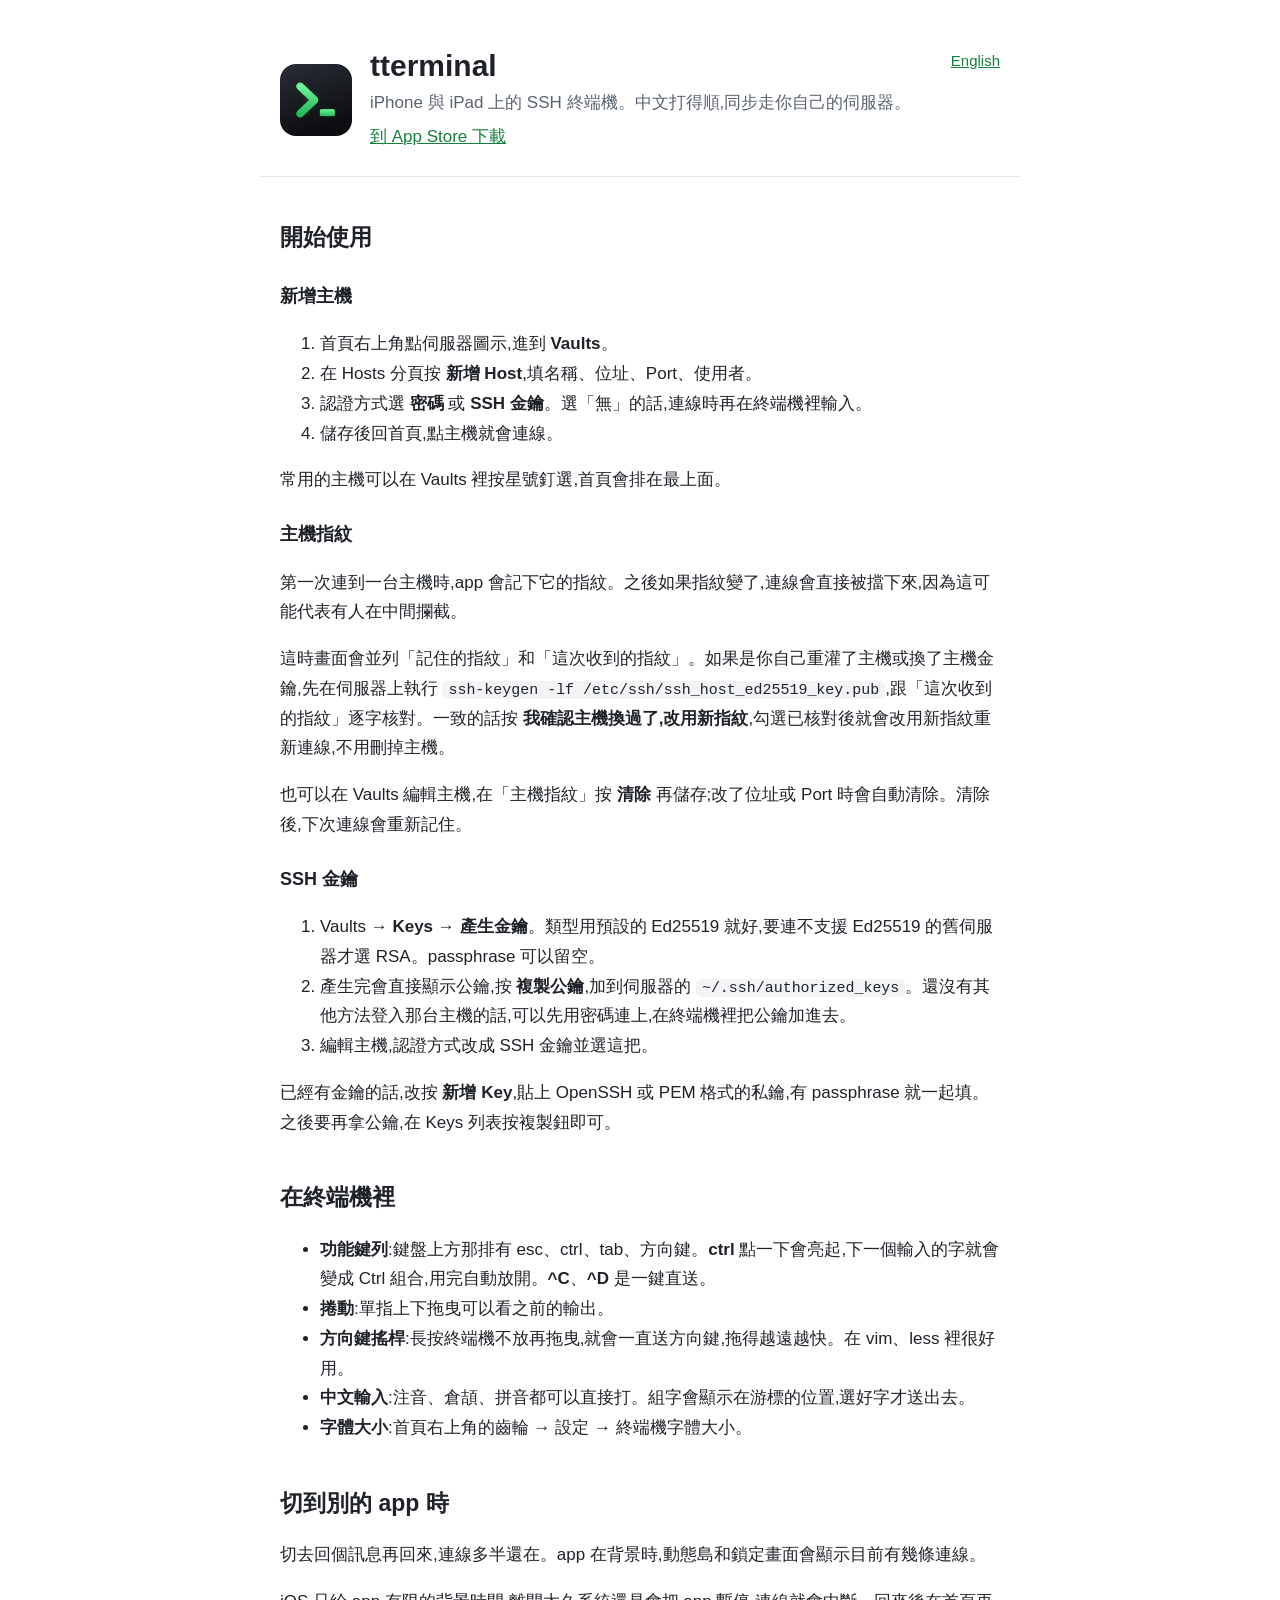
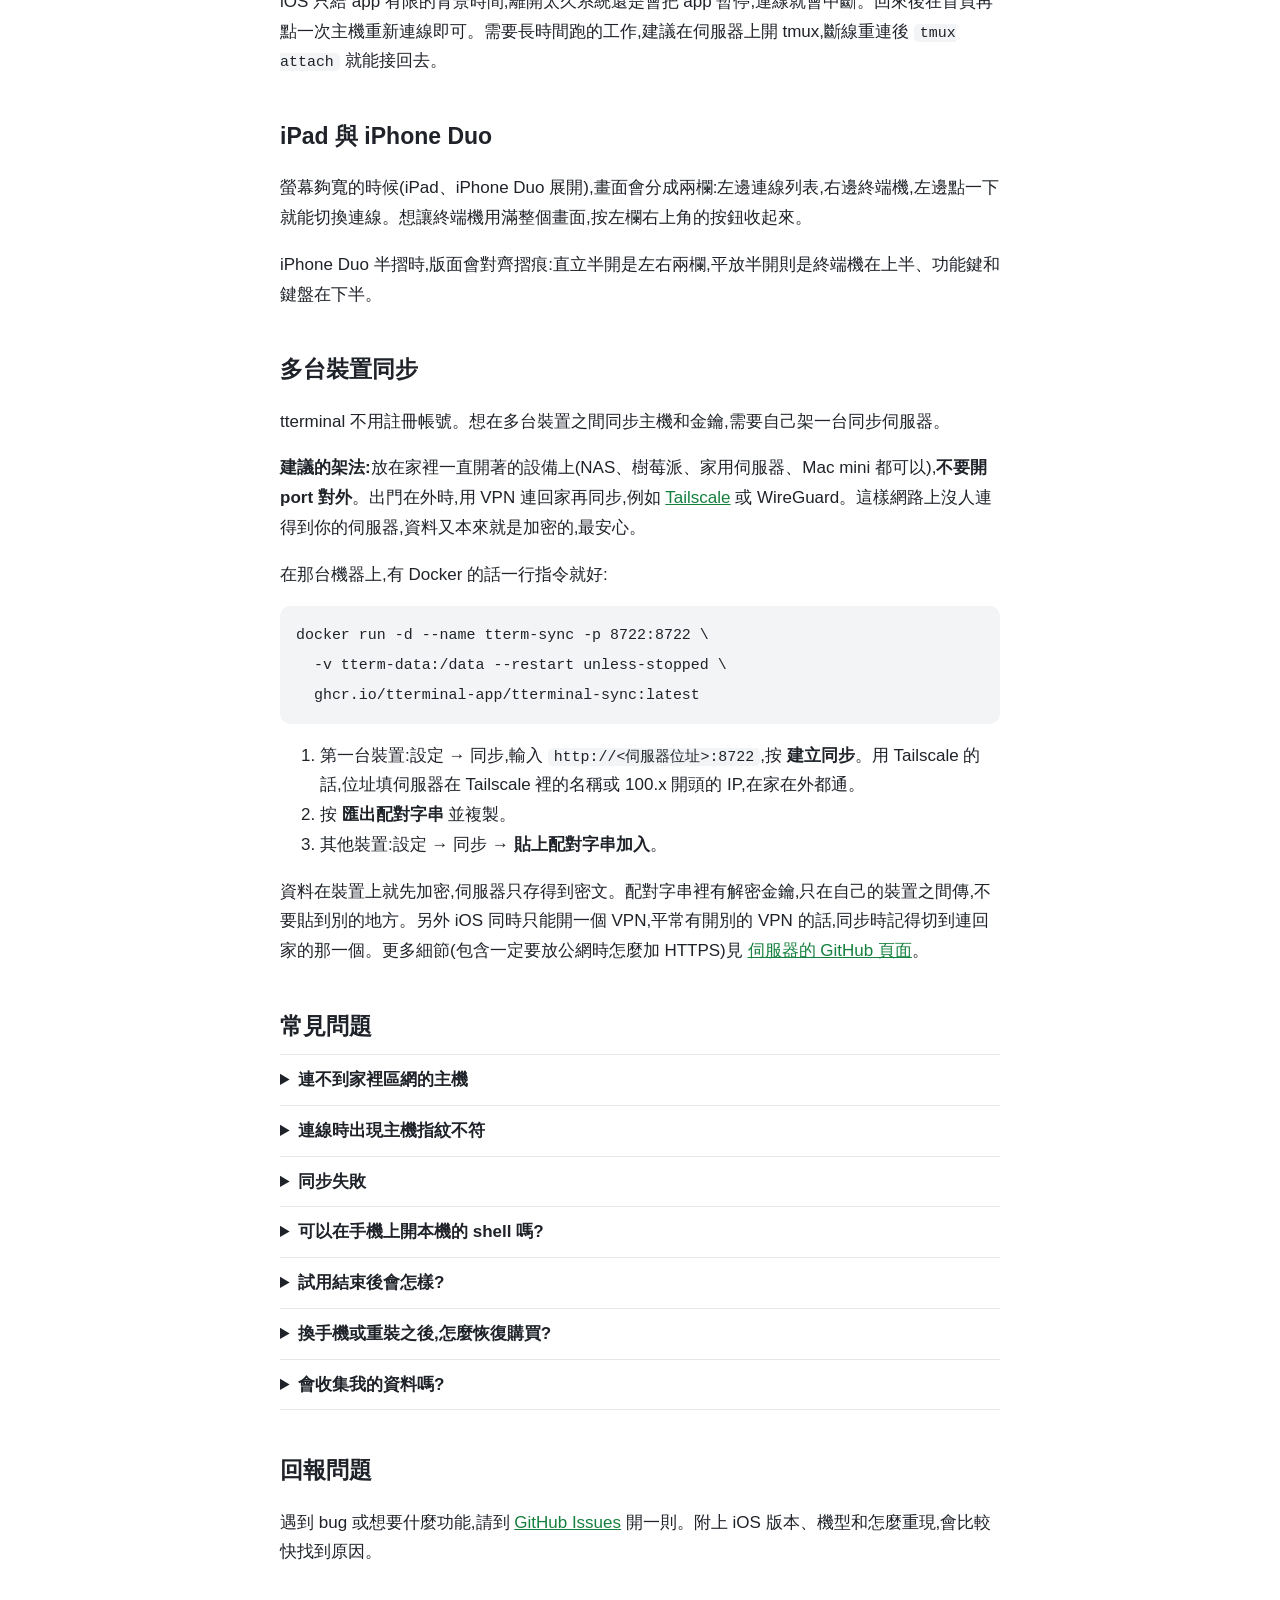
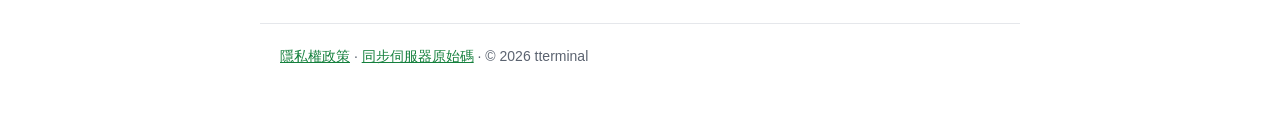
<file: docs/index.html>
<!doctype html>
<html lang="zh-Hant">
<head>
<meta charset="utf-8">
<meta name="viewport" content="width=device-width, initial-scale=1">
<title>tterminal 使用說明</title>
<meta name="description" content="tterminal:iPhone 與 iPad 上的 SSH 終端機。使用說明、自架同步與常見問題。">
<link rel="icon" href="icon.png">
<link rel="stylesheet" href="style.css">
</head>
<body>
<header>
  <img src="icon.png" alt="" width="72" height="72">
  <div>
    <h1>tterminal</h1>
    <p>iPhone 與 iPad 上的 SSH 終端機。中文打得順,同步走你自己的伺服器。</p>
    <p><a href="https://apps.apple.com/tw/app/tterminal/id6823060766">到 App Store 下載</a></p>
  </div>
  <nav><a href="en/">English</a></nav>
</header>

<main>
<section>
  <h2>開始使用</h2>
  <h3>新增主機</h3>
  <ol>
    <li>首頁右上角點伺服器圖示,進到 <b>Vaults</b>。</li>
    <li>在 Hosts 分頁按 <b>新增 Host</b>,填名稱、位址、Port、使用者。</li>
    <li>認證方式選 <b>密碼</b> 或 <b>SSH 金鑰</b>。選「無」的話,連線時再在終端機裡輸入。</li>
    <li>儲存後回首頁,點主機就會連線。</li>
  </ol>
  <p>常用的主機可以在 Vaults 裡按星號釘選,首頁會排在最上面。</p>

  <h3>主機指紋</h3>
  <p>第一次連到一台主機時,app 會記下它的指紋。之後如果指紋變了,連線會直接被擋下來,因為這可能代表有人在中間攔截。</p>
  <p>這時畫面會並列「記住的指紋」和「這次收到的指紋」。如果是你自己重灌了主機或換了主機金鑰,先在伺服器上執行 <code>ssh-keygen -lf /etc/ssh/ssh_host_ed25519_key.pub</code>,跟「這次收到的指紋」逐字核對。一致的話按 <b>我確認主機換過了,改用新指紋</b>,勾選已核對後就會改用新指紋重新連線,不用刪掉主機。</p>
  <p>也可以在 Vaults 編輯主機,在「主機指紋」按 <b>清除</b> 再儲存;改了位址或 Port 時會自動清除。清除後,下次連線會重新記住。</p>

  <h3>SSH 金鑰</h3>
  <ol>
    <li>Vaults → <b>Keys</b> → <b>產生金鑰</b>。類型用預設的 Ed25519 就好,要連不支援 Ed25519 的舊伺服器才選 RSA。passphrase 可以留空。</li>
    <li>產生完會直接顯示公鑰,按 <b>複製公鑰</b>,加到伺服器的 <code>~/.ssh/authorized_keys</code>。還沒有其他方法登入那台主機的話,可以先用密碼連上,在終端機裡把公鑰加進去。</li>
    <li>編輯主機,認證方式改成 SSH 金鑰並選這把。</li>
  </ol>
  <p>已經有金鑰的話,改按 <b>新增 Key</b>,貼上 OpenSSH 或 PEM 格式的私鑰,有 passphrase 就一起填。之後要再拿公鑰,在 Keys 列表按複製鈕即可。</p>
</section>

<section>
  <h2>在終端機裡</h2>
  <ul>
    <li><b>功能鍵列</b>:鍵盤上方那排有 esc、ctrl、tab、方向鍵。<b>ctrl</b> 點一下會亮起,下一個輸入的字就會變成 Ctrl 組合,用完自動放開。<b>^C</b>、<b>^D</b> 是一鍵直送。</li>
    <li><b>捲動</b>:單指上下拖曳可以看之前的輸出。</li>
    <li><b>方向鍵搖桿</b>:長按終端機不放再拖曳,就會一直送方向鍵,拖得越遠越快。在 vim、less 裡很好用。</li>
    <li><b>中文輸入</b>:注音、倉頡、拼音都可以直接打。組字會顯示在游標的位置,選好字才送出去。</li>
    <li><b>字體大小</b>:首頁右上角的齒輪 → 設定 → 終端機字體大小。</li>
  </ul>
</section>

<section>
  <h2>切到別的 app 時</h2>
  <p>切去回個訊息再回來,連線多半還在。app 在背景時,動態島和鎖定畫面會顯示目前有幾條連線。</p>
  <p>iOS 只給 app 有限的背景時間,離開太久系統還是會把 app 暫停,連線就會中斷。回來後在首頁再點一次主機重新連線即可。需要長時間跑的工作,建議在伺服器上開 tmux,斷線重連後 <code>tmux attach</code> 就能接回去。</p>
</section>

<section>
  <h2>iPad 與 iPhone Duo</h2>
  <p>螢幕夠寬的時候(iPad、iPhone Duo 展開),畫面會分成兩欄:左邊連線列表,右邊終端機,左邊點一下就能切換連線。想讓終端機用滿整個畫面,按左欄右上角的按鈕收起來。</p>
  <p>iPhone Duo 半摺時,版面會對齊摺痕:直立半開是左右兩欄,平放半開則是終端機在上半、功能鍵和鍵盤在下半。</p>
</section>

<section>
  <h2>多台裝置同步</h2>
  <p>tterminal 不用註冊帳號。想在多台裝置之間同步主機和金鑰,需要自己架一台同步伺服器。</p>
  <p><b>建議的架法:</b>放在家裡一直開著的設備上(NAS、樹莓派、家用伺服器、Mac mini 都可以),<b>不要開 port 對外</b>。出門在外時,用 VPN 連回家再同步,例如 <a href="https://tailscale.com/">Tailscale</a> 或 WireGuard。這樣網路上沒人連得到你的伺服器,資料又本來就是加密的,最安心。</p>
  <p>在那台機器上,有 Docker 的話一行指令就好:</p>
  <pre><code>docker run -d --name tterm-sync -p 8722:8722 \
  -v tterm-data:/data --restart unless-stopped \
  ghcr.io/tterminal-app/tterminal-sync:latest</code></pre>
  <ol>
    <li>第一台裝置:設定 → 同步,輸入 <code>http://&lt;伺服器位址&gt;:8722</code>,按 <b>建立同步</b>。用 Tailscale 的話,位址填伺服器在 Tailscale 裡的名稱或 100.x 開頭的 IP,在家在外都通。</li>
    <li>按 <b>匯出配對字串</b> 並複製。</li>
    <li>其他裝置:設定 → 同步 → <b>貼上配對字串加入</b>。</li>
  </ol>
  <p>資料在裝置上就先加密,伺服器只存得到密文。配對字串裡有解密金鑰,只在自己的裝置之間傳,不要貼到別的地方。另外 iOS 同時只能開一個 VPN,平常有開別的 VPN 的話,同步時記得切到連回家的那一個。更多細節(包含一定要放公網時怎麼加 HTTPS)見 <a href="https://github.com/tterminal-app/tterminal-sync">伺服器的 GitHub 頁面</a>。</p>
</section>

<section>
  <h2>常見問題</h2>
  <details>
    <summary>連不到家裡區網的主機</summary>
    <p>到 iPhone 的 <b>設定 → 隱私權與安全性 → 區域網路</b>,確認 tterminal 有打開。第一次連區網主機時系統會詢問,如果當時按了不允許,就要從這裡打開。</p>
  </details>
  <details>
    <summary>連線時出現主機指紋不符</summary>
    <p>代表這台主機的身分跟上次不一樣。如果你沒有動過主機,請先別連,確認一下網路環境(例如是不是連到了陌生的 Wi-Fi)。如果是你自己重灌或換了主機,照上面「主機指紋」的方法核對新指紋後改用即可,不用刪掉主機。</p>
  </details>
  <details>
    <summary>同步失敗</summary>
    <p>先確認手機連得到伺服器:用 Safari 開 <code>http://&lt;伺服器位址&gt;:8722/v1/health</code>,應該會看到 <code>{"ok":true,...}</code>。區網的伺服器也需要上面提到的區域網路權限。</p>
  </details>
  <details>
    <summary>可以在手機上開本機的 shell 嗎?</summary>
    <p>不行。iOS 不允許 app 執行其他程式,所以 tterminal 在 iPhone 和 iPad 上只做 SSH 連線。</p>
  </details>
  <details>
    <summary>試用結束後會怎樣?</summary>
    <p>主機、金鑰、Vaults 和同步都會留著,照樣可以看、可以改,也會繼續同步;只有開新的 SSH 連線需要先解鎖。解鎖是一次性購買,包含之後所有 1.x 更新。沒有訂閱,試用結束也不會自動扣款。</p>
  </details>
  <details>
    <summary>換手機或重裝之後,怎麼恢復購買?</summary>
    <p>到 <b>設定 → 試用與解鎖 → 恢復購買</b>,用當初購買的那個 Apple 帳號就好,解鎖畫面上也有同一個按鈕。試用的起算日同樣跟著 Apple 帳號,重裝或換手機不會重新計算。</p>
  </details>
  <details>
    <summary>會收集我的資料嗎?</summary>
    <p>不會。tterminal 沒有帳號、沒有分析工具、沒有廣告。主機和金鑰只存在你的裝置上,開了同步也只會送到你自己的伺服器,而且是加密過的。詳見 <a href="privacy.html">隱私權政策</a>。</p>
  </details>
</section>

<section>
  <h2>回報問題</h2>
  <p>遇到 bug 或想要什麼功能,請到 <a href="https://github.com/tterminal-app/tterminal-sync/issues">GitHub Issues</a> 開一則。附上 iOS 版本、機型和怎麼重現,會比較快找到原因。</p>
</section>
</main>

<footer>
  <a href="privacy.html">隱私權政策</a> · <a href="https://github.com/tterminal-app/tterminal-sync">同步伺服器原始碼</a> · © 2026 tterminal
</footer>
</body>
</html>
</file>
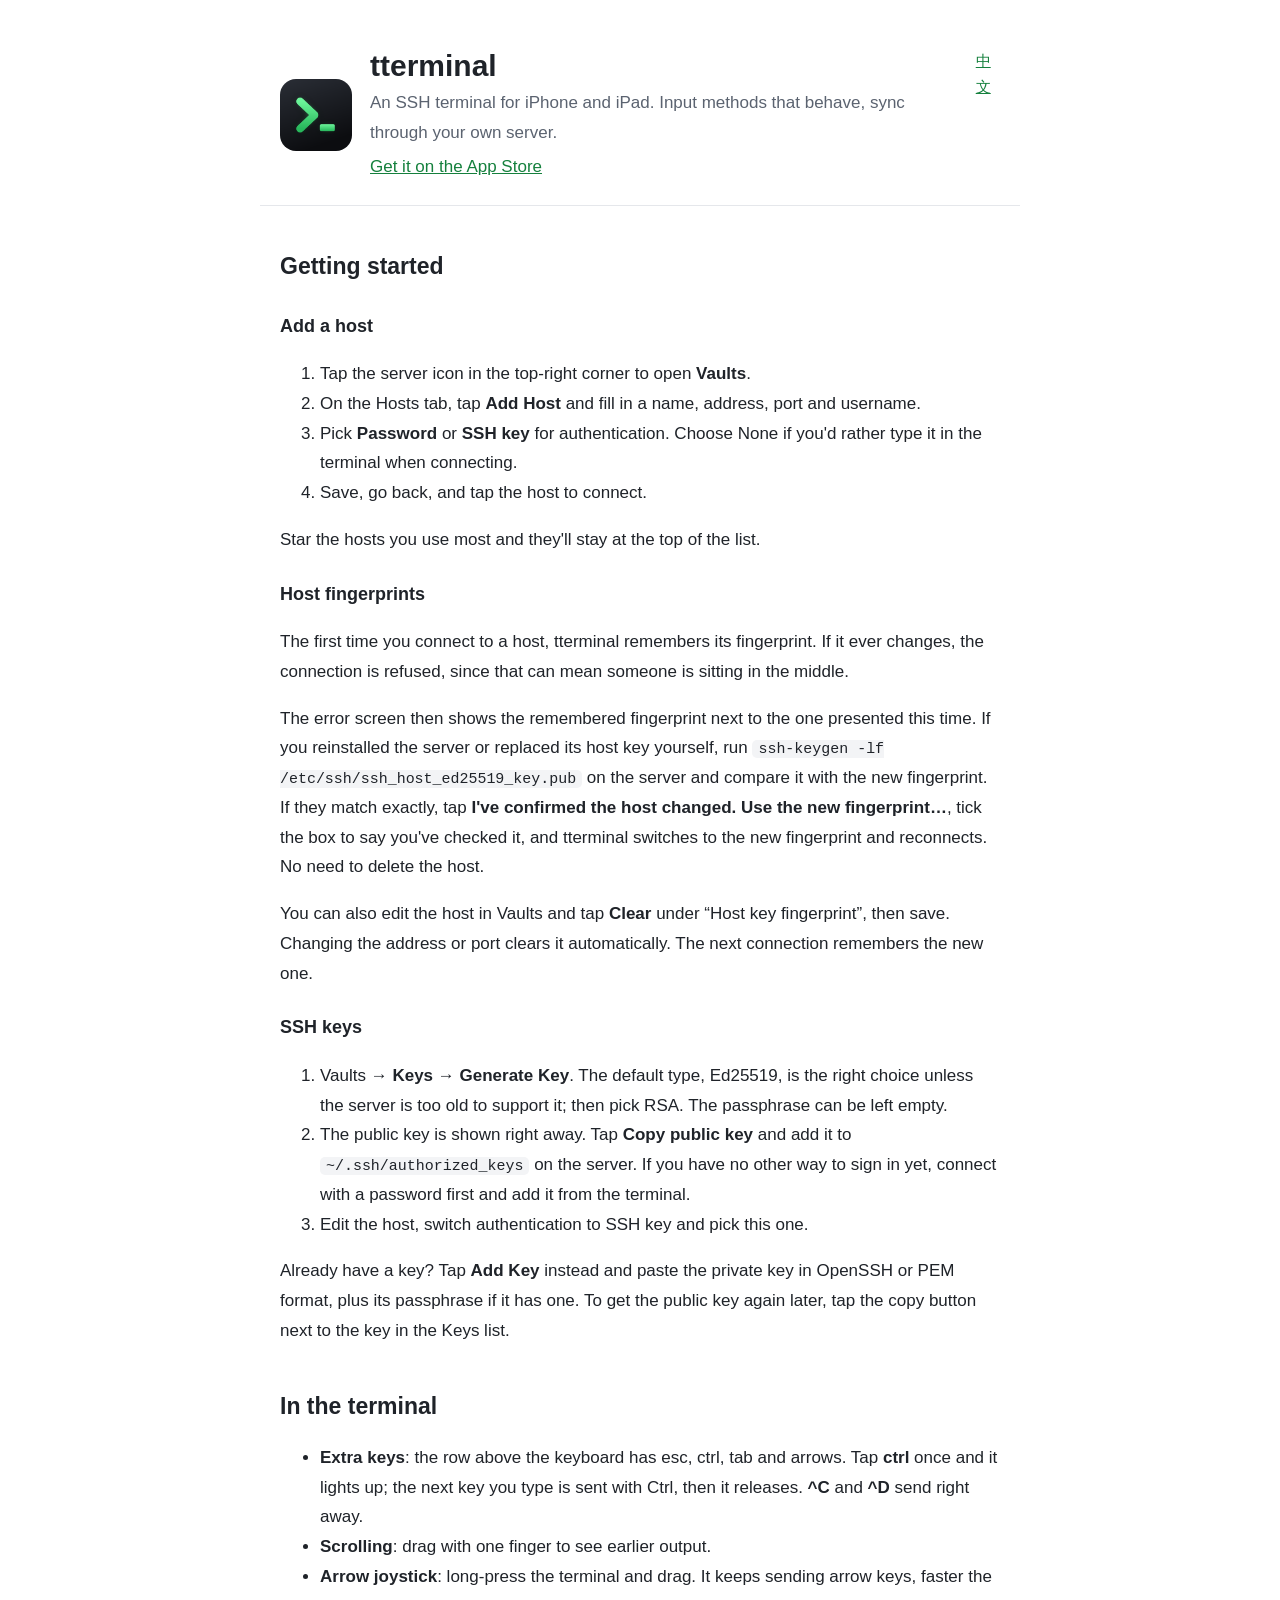
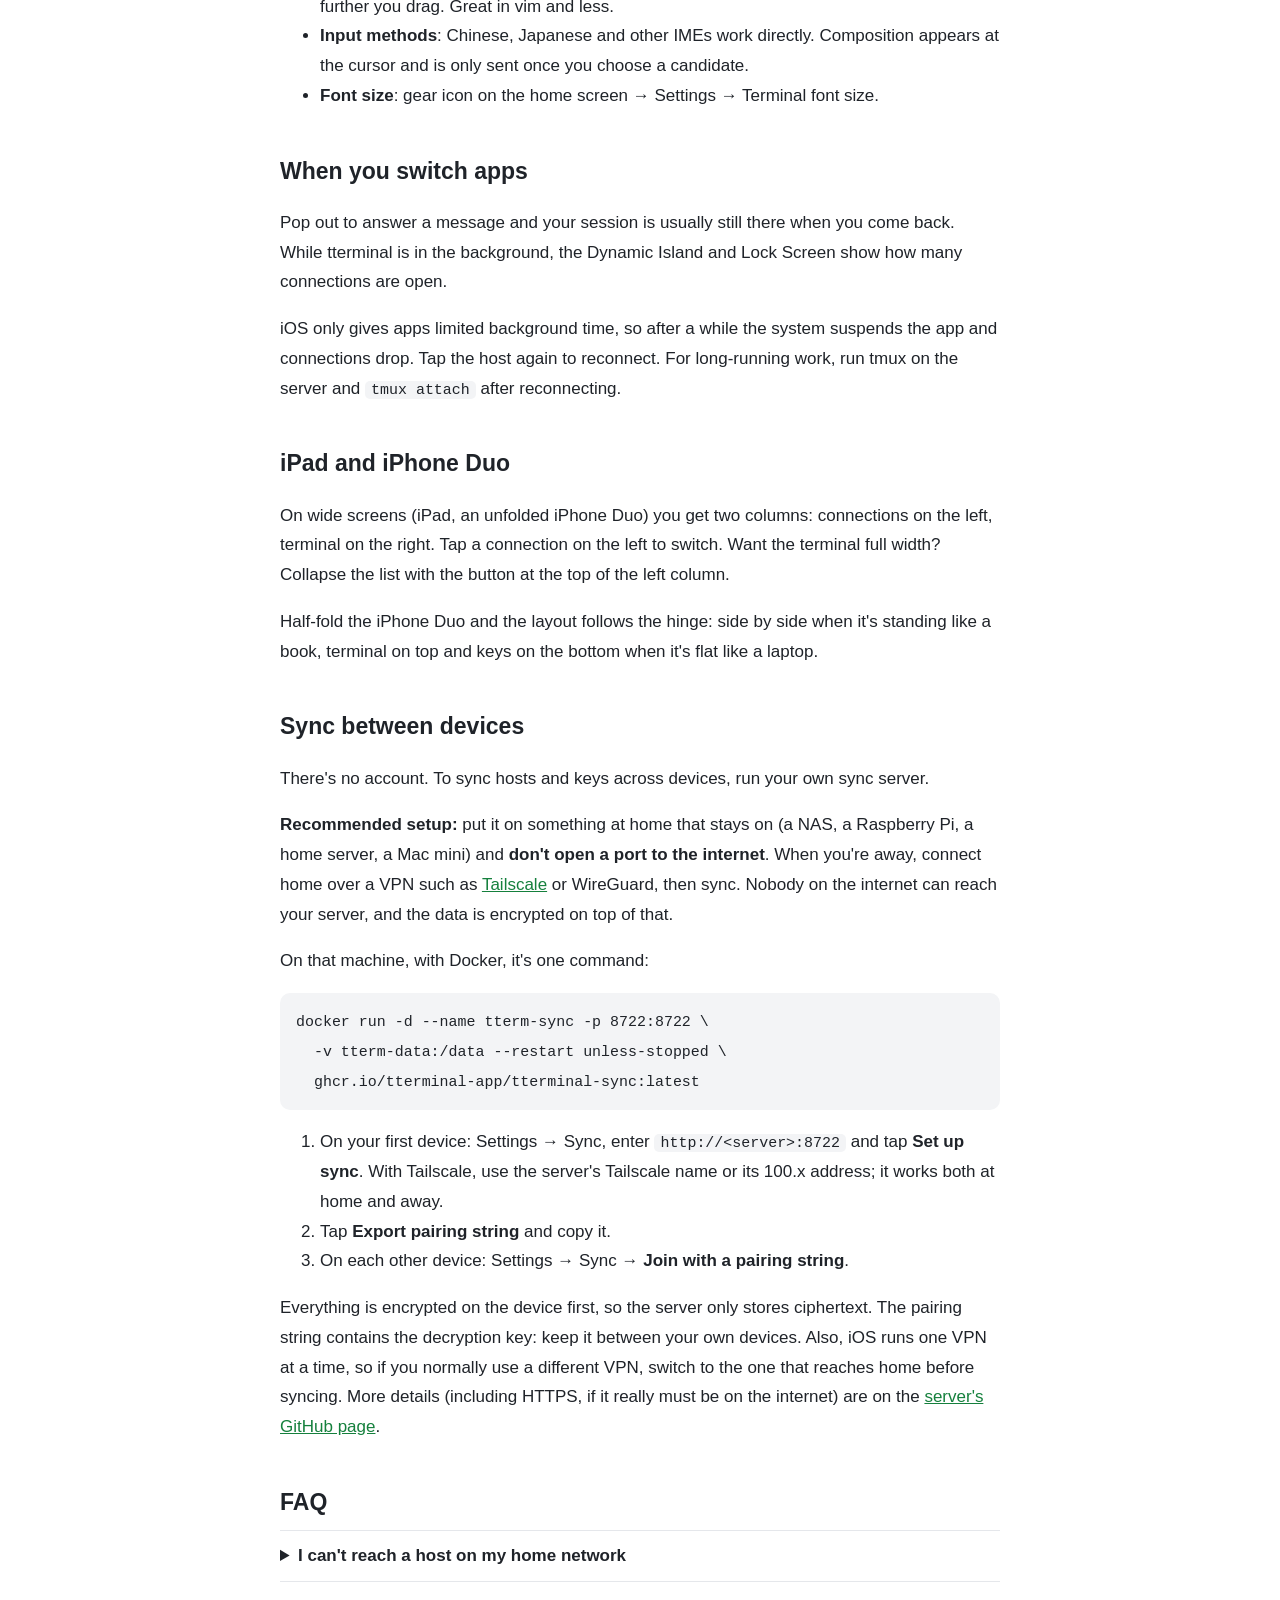
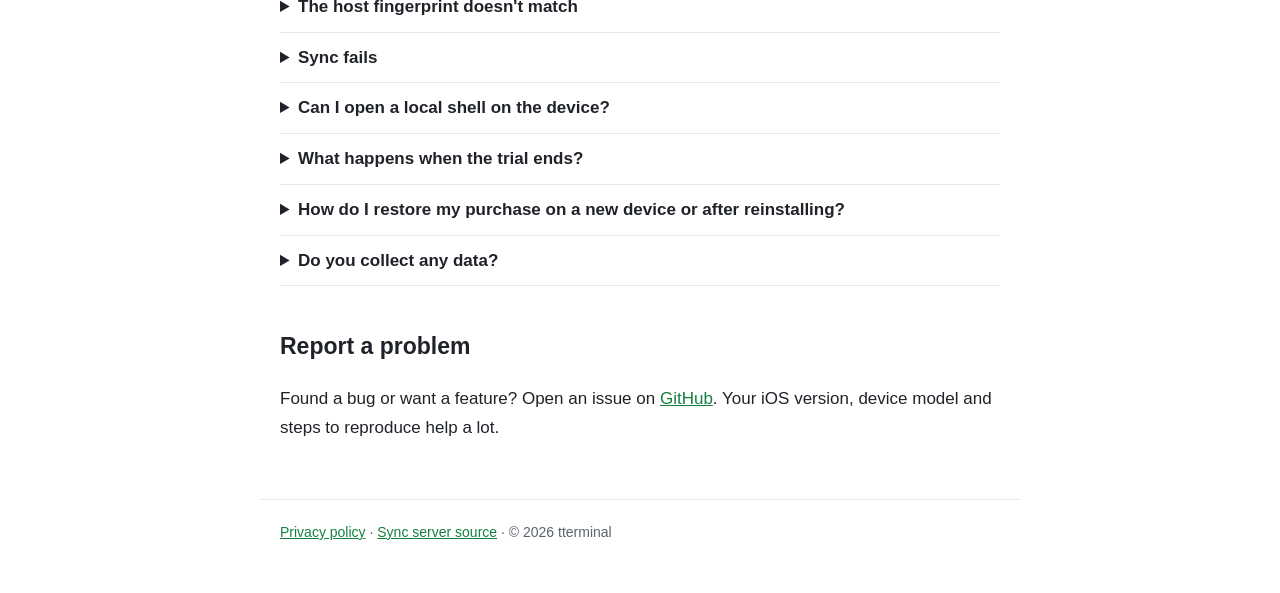
<file: docs/en/index.html>
<!doctype html>
<html lang="en">
<head>
<meta charset="utf-8">
<meta name="viewport" content="width=device-width, initial-scale=1">
<title>tterminal Help</title>
<meta name="description" content="tterminal, an SSH terminal for iPhone and iPad. Getting started, self-hosted sync and FAQ.">
<link rel="icon" href="../icon.png">
<link rel="stylesheet" href="../style.css">
</head>
<body>
<header>
  <img src="../icon.png" alt="" width="72" height="72">
  <div>
    <h1>tterminal</h1>
    <p>An SSH terminal for iPhone and iPad. Input methods that behave, sync through your own server.</p>
    <p><a href="https://apps.apple.com/app/id6823060766">Get it on the App Store</a></p>
  </div>
  <nav><a href="../">中文</a></nav>
</header>

<main>
<section>
  <h2>Getting started</h2>
  <h3>Add a host</h3>
  <ol>
    <li>Tap the server icon in the top-right corner to open <b>Vaults</b>.</li>
    <li>On the Hosts tab, tap <b>Add Host</b> and fill in a name, address, port and username.</li>
    <li>Pick <b>Password</b> or <b>SSH key</b> for authentication. Choose None if you'd rather type it in the terminal when connecting.</li>
    <li>Save, go back, and tap the host to connect.</li>
  </ol>
  <p>Star the hosts you use most and they'll stay at the top of the list.</p>

  <h3>Host fingerprints</h3>
  <p>The first time you connect to a host, tterminal remembers its fingerprint. If it ever changes, the connection is refused, since that can mean someone is sitting in the middle.</p>
  <p>The error screen then shows the remembered fingerprint next to the one presented this time. If you reinstalled the server or replaced its host key yourself, run <code>ssh-keygen -lf /etc/ssh/ssh_host_ed25519_key.pub</code> on the server and compare it with the new fingerprint. If they match exactly, tap <b>I've confirmed the host changed. Use the new fingerprint…</b>, tick the box to say you've checked it, and tterminal switches to the new fingerprint and reconnects. No need to delete the host.</p>
  <p>You can also edit the host in Vaults and tap <b>Clear</b> under “Host key fingerprint”, then save. Changing the address or port clears it automatically. The next connection remembers the new one.</p>

  <h3>SSH keys</h3>
  <ol>
    <li>Vaults → <b>Keys</b> → <b>Generate Key</b>. The default type, Ed25519, is the right choice unless the server is too old to support it; then pick RSA. The passphrase can be left empty.</li>
    <li>The public key is shown right away. Tap <b>Copy public key</b> and add it to <code>~/.ssh/authorized_keys</code> on the server. If you have no other way to sign in yet, connect with a password first and add it from the terminal.</li>
    <li>Edit the host, switch authentication to SSH key and pick this one.</li>
  </ol>
  <p>Already have a key? Tap <b>Add Key</b> instead and paste the private key in OpenSSH or PEM format, plus its passphrase if it has one. To get the public key again later, tap the copy button next to the key in the Keys list.</p>
</section>

<section>
  <h2>In the terminal</h2>
  <ul>
    <li><b>Extra keys</b>: the row above the keyboard has esc, ctrl, tab and arrows. Tap <b>ctrl</b> once and it lights up; the next key you type is sent with Ctrl, then it releases. <b>^C</b> and <b>^D</b> send right away.</li>
    <li><b>Scrolling</b>: drag with one finger to see earlier output.</li>
    <li><b>Arrow joystick</b>: long-press the terminal and drag. It keeps sending arrow keys, faster the further you drag. Great in vim and less.</li>
    <li><b>Input methods</b>: Chinese, Japanese and other IMEs work directly. Composition appears at the cursor and is only sent once you choose a candidate.</li>
    <li><b>Font size</b>: gear icon on the home screen → Settings → Terminal font size.</li>
  </ul>
</section>

<section>
  <h2>When you switch apps</h2>
  <p>Pop out to answer a message and your session is usually still there when you come back. While tterminal is in the background, the Dynamic Island and Lock Screen show how many connections are open.</p>
  <p>iOS only gives apps limited background time, so after a while the system suspends the app and connections drop. Tap the host again to reconnect. For long-running work, run tmux on the server and <code>tmux attach</code> after reconnecting.</p>
</section>

<section>
  <h2>iPad and iPhone Duo</h2>
  <p>On wide screens (iPad, an unfolded iPhone Duo) you get two columns: connections on the left, terminal on the right. Tap a connection on the left to switch. Want the terminal full width? Collapse the list with the button at the top of the left column.</p>
  <p>Half-fold the iPhone Duo and the layout follows the hinge: side by side when it's standing like a book, terminal on top and keys on the bottom when it's flat like a laptop.</p>
</section>

<section>
  <h2>Sync between devices</h2>
  <p>There's no account. To sync hosts and keys across devices, run your own sync server.</p>
  <p><b>Recommended setup:</b> put it on something at home that stays on (a NAS, a Raspberry Pi, a home server, a Mac mini) and <b>don't open a port to the internet</b>. When you're away, connect home over a VPN such as <a href="https://tailscale.com/">Tailscale</a> or WireGuard, then sync. Nobody on the internet can reach your server, and the data is encrypted on top of that.</p>
  <p>On that machine, with Docker, it's one command:</p>
  <pre><code>docker run -d --name tterm-sync -p 8722:8722 \
  -v tterm-data:/data --restart unless-stopped \
  ghcr.io/tterminal-app/tterminal-sync:latest</code></pre>
  <ol>
    <li>On your first device: Settings → Sync, enter <code>http://&lt;server&gt;:8722</code> and tap <b>Set up sync</b>. With Tailscale, use the server's Tailscale name or its 100.x address; it works both at home and away.</li>
    <li>Tap <b>Export pairing string</b> and copy it.</li>
    <li>On each other device: Settings → Sync → <b>Join with a pairing string</b>.</li>
  </ol>
  <p>Everything is encrypted on the device first, so the server only stores ciphertext. The pairing string contains the decryption key: keep it between your own devices. Also, iOS runs one VPN at a time, so if you normally use a different VPN, switch to the one that reaches home before syncing. More details (including HTTPS, if it really must be on the internet) are on the <a href="https://github.com/tterminal-app/tterminal-sync">server's GitHub page</a>.</p>
</section>

<section>
  <h2>FAQ</h2>
  <details>
    <summary>I can't reach a host on my home network</summary>
    <p>Go to <b>Settings → Privacy &amp; Security → Local Network</b> on your iPhone and make sure tterminal is on. iOS asks the first time you connect to a local host; if you tapped Don't Allow, turn it on here.</p>
  </details>
  <details>
    <summary>The host fingerprint doesn't match</summary>
    <p>The host is presenting a different identity than last time. If you didn't change anything, don't connect until you've checked your network (are you on an unfamiliar Wi-Fi?). If you reinstalled or replaced it, check the new fingerprint as described under “Host fingerprints” above and switch to it. No need to delete the host.</p>
  </details>
  <details>
    <summary>Sync fails</summary>
    <p>First check the phone can reach the server: open <code>http://&lt;server&gt;:8722/v1/health</code> in Safari and you should see <code>{"ok":true,...}</code>. A server on your LAN also needs the Local Network permission above.</p>
  </details>
  <details>
    <summary>Can I open a local shell on the device?</summary>
    <p>No. iOS doesn't let apps run other programs, so on iPhone and iPad tterminal is an SSH client only.</p>
  </details>
  <details>
    <summary>What happens when the trial ends?</summary>
    <p>Your hosts, keys, Vaults and sync all stay, and you can keep viewing, editing and syncing them. Only opening a new SSH connection needs an unlock. Unlocking is a one-time purchase that includes all future 1.x updates. There's no subscription, and nothing is charged when the trial ends.</p>
  </details>
  <details>
    <summary>How do I restore my purchase on a new device or after reinstalling?</summary>
    <p>Go to <b>Settings → Trial &amp; unlock → Restore purchases</b> and use the Apple Account you bought it with. The unlock screen has the same button. The trial is tied to your Apple Account too, so reinstalling or switching devices doesn't restart it.</p>
  </details>
  <details>
    <summary>Do you collect any data?</summary>
    <p>No. There's no account, no analytics and no ads. Hosts and keys stay on your device, and with sync on they only go, encrypted, to your own server. See the <a href="../privacy.html#en">privacy policy</a>.</p>
  </details>
</section>

<section>
  <h2>Report a problem</h2>
  <p>Found a bug or want a feature? Open an issue on <a href="https://github.com/tterminal-app/tterminal-sync/issues">GitHub</a>. Your iOS version, device model and steps to reproduce help a lot.</p>
</section>
</main>

<footer>
  <a href="../privacy.html#en">Privacy policy</a> · <a href="https://github.com/tterminal-app/tterminal-sync">Sync server source</a> · © 2026 tterminal
</footer>
</body>
</html>
</file>
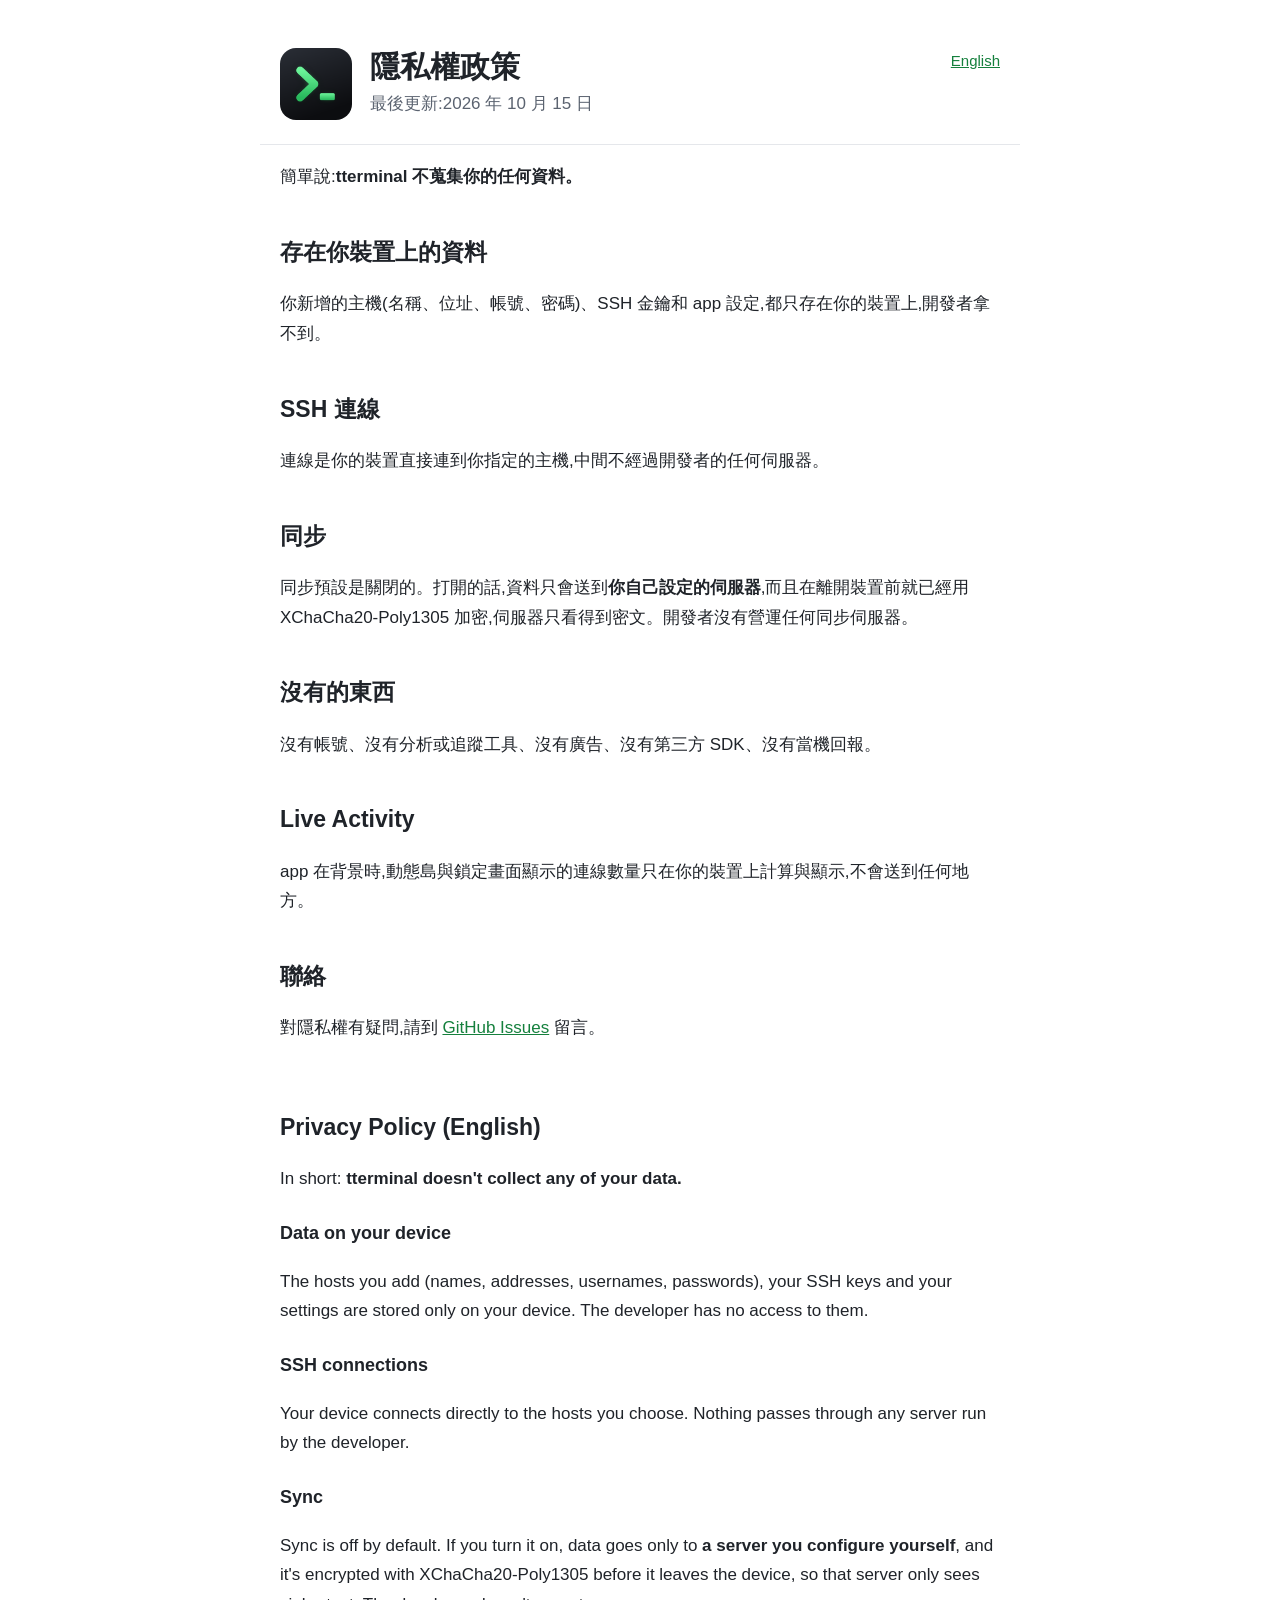
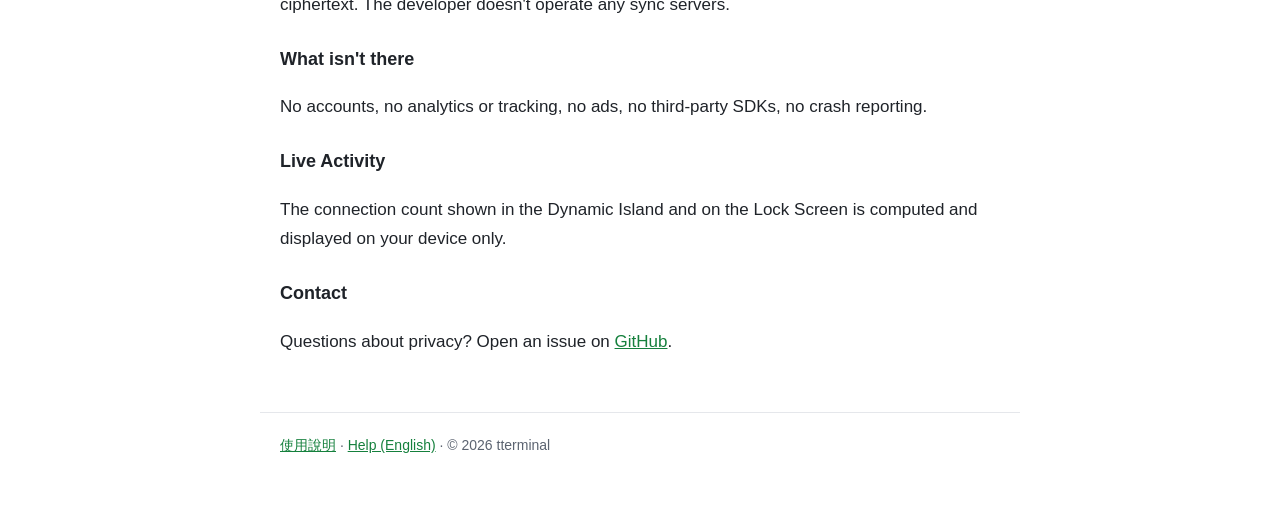
<file: docs/privacy.html>
<!doctype html>
<html lang="zh-Hant">
<head>
<meta charset="utf-8">
<meta name="viewport" content="width=device-width, initial-scale=1">
<title>tterminal 隱私權政策</title>
<link rel="icon" href="icon.png">
<link rel="stylesheet" href="style.css">
</head>
<body>
<header>
  <img src="icon.png" alt="" width="72" height="72">
  <div>
    <h1>隱私權政策</h1>
    <p>最後更新:2026 年 10 月 15 日</p>
  </div>
  <nav><a href="#en">English</a></nav>
</header>

<main>
<section>
  <p>簡單說:<b>tterminal 不蒐集你的任何資料。</b></p>
  <h2>存在你裝置上的資料</h2>
  <p>你新增的主機(名稱、位址、帳號、密碼)、SSH 金鑰和 app 設定,都只存在你的裝置上,開發者拿不到。</p>
  <h2>SSH 連線</h2>
  <p>連線是你的裝置直接連到你指定的主機,中間不經過開發者的任何伺服器。</p>
  <h2>同步</h2>
  <p>同步預設是關閉的。打開的話,資料只會送到<b>你自己設定的伺服器</b>,而且在離開裝置前就已經用 XChaCha20-Poly1305 加密,伺服器只看得到密文。開發者沒有營運任何同步伺服器。</p>
  <h2>沒有的東西</h2>
  <p>沒有帳號、沒有分析或追蹤工具、沒有廣告、沒有第三方 SDK、沒有當機回報。</p>
  <h2>Live Activity</h2>
  <p>app 在背景時,動態島與鎖定畫面顯示的連線數量只在你的裝置上計算與顯示,不會送到任何地方。</p>
  <h2>聯絡</h2>
  <p>對隱私權有疑問,請到 <a href="https://github.com/tterminal-app/tterminal-sync/issues">GitHub Issues</a> 留言。</p>
</section>

<section id="en" lang="en">
  <h2 style="margin-top:64px">Privacy Policy (English)</h2>
  <p>In short: <b>tterminal doesn't collect any of your data.</b></p>
  <h3>Data on your device</h3>
  <p>The hosts you add (names, addresses, usernames, passwords), your SSH keys and your settings are stored only on your device. The developer has no access to them.</p>
  <h3>SSH connections</h3>
  <p>Your device connects directly to the hosts you choose. Nothing passes through any server run by the developer.</p>
  <h3>Sync</h3>
  <p>Sync is off by default. If you turn it on, data goes only to <b>a server you configure yourself</b>, and it's encrypted with XChaCha20-Poly1305 before it leaves the device, so that server only sees ciphertext. The developer doesn't operate any sync servers.</p>
  <h3>What isn't there</h3>
  <p>No accounts, no analytics or tracking, no ads, no third-party SDKs, no crash reporting.</p>
  <h3>Live Activity</h3>
  <p>The connection count shown in the Dynamic Island and on the Lock Screen is computed and displayed on your device only.</p>
  <h3>Contact</h3>
  <p>Questions about privacy? Open an issue on <a href="https://github.com/tterminal-app/tterminal-sync/issues">GitHub</a>.</p>
</section>
</main>

<footer>
  <a href="./">使用說明</a> · <a href="en/">Help (English)</a> · © 2026 tterminal
</footer>
</body>
</html>
</file>
<file: docs/style.css>
:root {
  --bg: #ffffff;
  --fg: #1f2329;
  --muted: #5b6370;
  --line: #e5e7eb;
  --code-bg: #f3f4f6;
  --accent: #15803d;
}
@media (prefers-color-scheme: dark) {
  :root {
    --bg: #121418;
    --fg: #e5e7eb;
    --muted: #9ca3af;
    --line: #2a2e36;
    --code-bg: #1d2127;
    --accent: #4ade80;
  }
}
* { box-sizing: border-box; }
body {
  margin: 0;
  background: var(--bg);
  color: var(--fg);
  font: 17px/1.75 -apple-system, BlinkMacSystemFont, "PingFang TC", "Noto Sans TC", "Segoe UI", sans-serif;
}
header, main, footer { max-width: 760px; margin: 0 auto; padding: 0 20px; }
header {
  display: flex; align-items: center; gap: 18px;
  padding-top: 48px; padding-bottom: 24px; border-bottom: 1px solid var(--line);
}
header img { border-radius: 16px; flex: none; }
header h1 { margin: 0; font-size: 30px; line-height: 1.2; }
header p { margin: 4px 0 0; color: var(--muted); }
header nav { margin-left: auto; align-self: flex-start; font-size: 15px; }
h2 { font-size: 23px; margin: 40px 0 8px; }
h3 { font-size: 18px; margin: 24px 0 4px; }
a { color: var(--accent); }
code { background: var(--code-bg); border-radius: 5px; padding: 1px 6px; font: 0.88em ui-monospace, SFMono-Regular, Menlo, monospace; }
pre { background: var(--code-bg); border-radius: 10px; padding: 14px 16px; overflow-x: auto; }
pre code { padding: 0; background: none; }
details { border-top: 1px solid var(--line); padding: 10px 0; }
details:last-of-type { border-bottom: 1px solid var(--line); }
summary { cursor: pointer; font-weight: 600; }
footer { margin-top: 56px; padding-top: 20px; padding-bottom: 48px; border-top: 1px solid var(--line); color: var(--muted); font-size: 14px; }
@media (max-width: 560px) {
  header { flex-wrap: wrap; padding-top: 28px; }
  header nav { margin-left: 0; }
}
</file>
